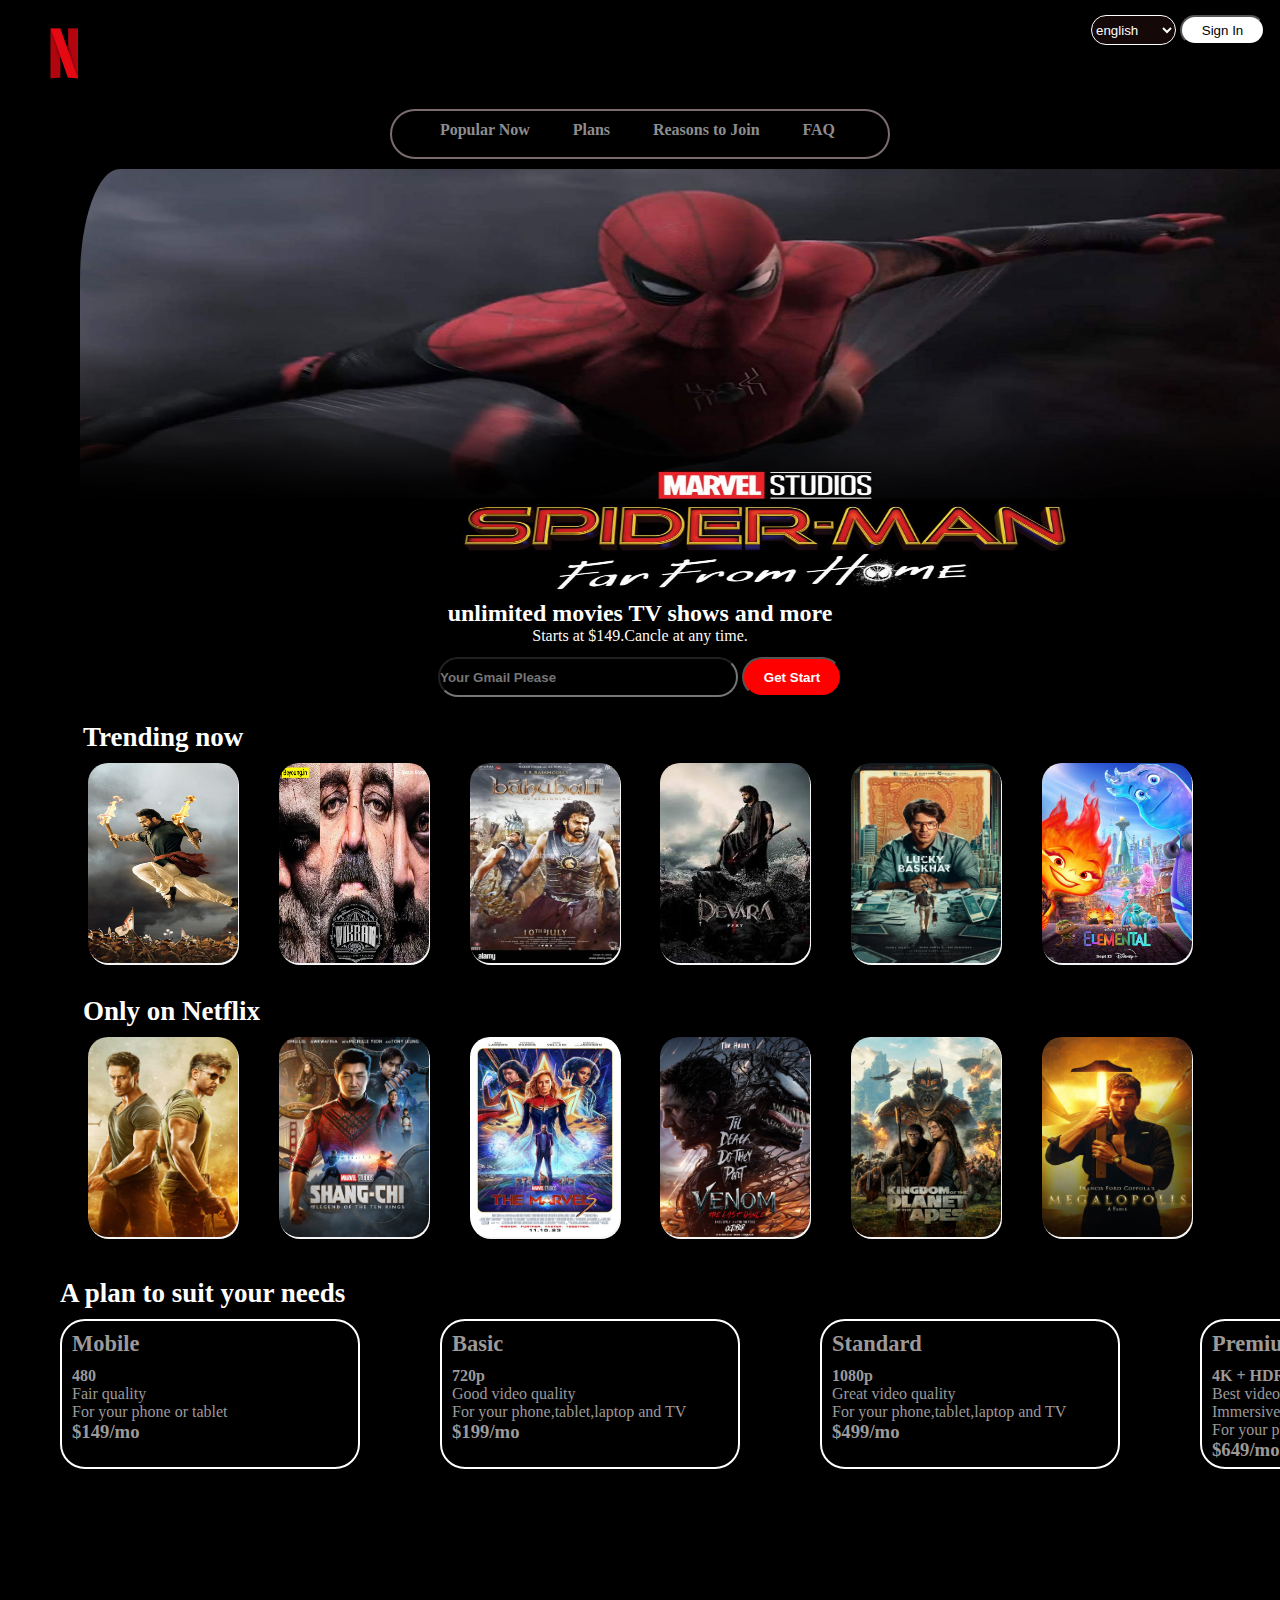
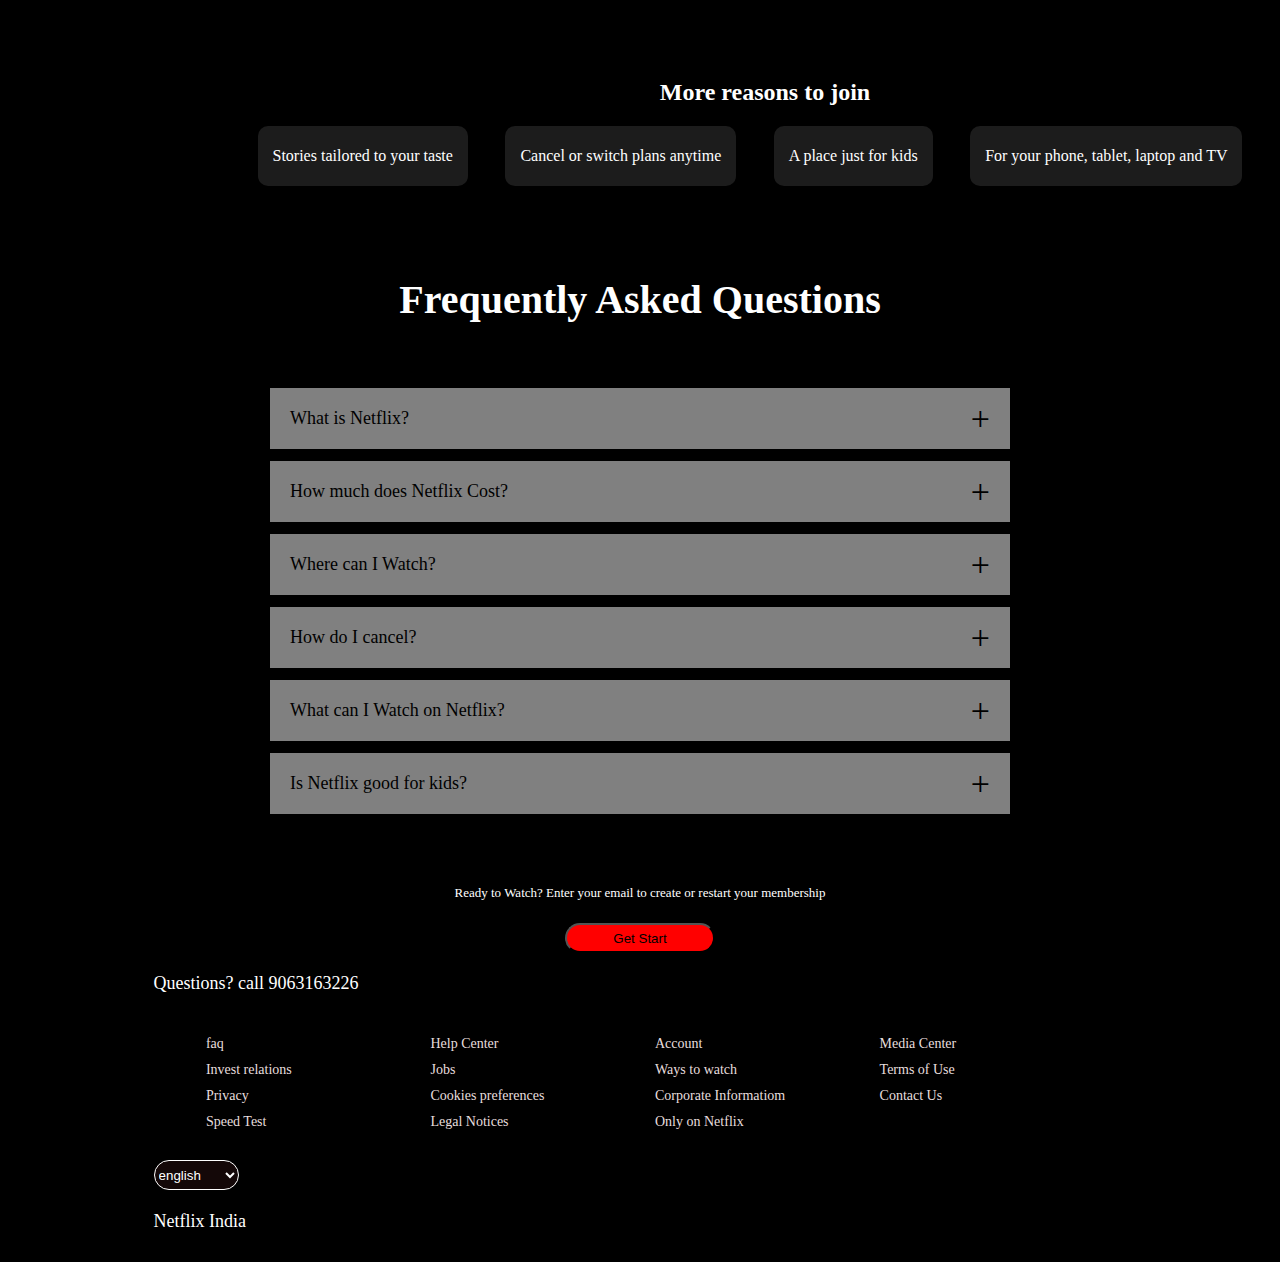
<file: index.html>
<!DOCTYPE html>
<html lang="en">
<head>
    <meta charset="UTF-8">
    <meta name="viewport" content="width=device-width, initial-scale=1.0">
    <title>Netflix</title>
    <link rel="stylesheet" href="./style.css">
</head>
<body>
 <section id="wrapper">
        <section id="onlyforX">
    <section id="total">

        <div id="logo">
            <img src="./logo.png" alt="">
        </div>
        
        <div>
            <select name="" id="lang">
                <option value="english">english</option>
                <option value="hindi">hindi</option>
                <option value="telugu">telugu</option>
                <option value="tamil">tamil</option>
                <option value="kannada">kannada</option>
            </select>
                <button id="signin">Sign In</button>
              
        </div>
    </section>
   
    <div id="float1">
       <section id="float">
            <div>
            <a href="#">Popular Now</a>
           </div>
           <div>
            <a href="#">Plans</a>
           </div>
           <div>
            <a href="#">Reasons to Join</a>
           </div>
           <div>
            <a href="#">FAQ</a>
           </div>
        
        
       </section>
    </div>
       <section id="center1">
        <div id="center">
            <img src="./centerimg.jpg" id="centering">
        </div>
        <br><br>
        <div id="content">
            <div>
            <h1 id="h1ofc">
                unlimited movies TV shows and more
            </h1>
        </div>
        <div>
            <p id="pofc">
                Starts at $149.Cancle at any time.
            </p>
        </div>
        </div>
       </section>
       <section>
        <div id="gmail">
            <input type="gmail" placeholder="Your Gmail Please" id="gmailph">
            <button id="gets">Get Start</button>
        </div>
       </section>
       <section id="secoundse">
        <div id="seh">
            <h2>Trending now</h2>
        </div>
        <div id="seimg">
            <img src="./one.avif" class="imgc">
            <img src="./two.jpg" class="imgc">
            <img src="./three.jpg" class="imgc">
            <img src="./four.jpeg" class="imgc">
            <img src="./five.jpg" class="imgc">
            <img src="./six.avif" class="imgc">
        </div>
       </section>
       <section id="secoundse1">
        <div id="seh1">
            <h2>Only on Netflix</h2>
        </div>
        <div id="seimg1">
            <img src="./seven.webp" class="img1c">
            <img src="./eight.jpeg" class="img1c">
            <img src="./nine.jpg" class="img1c">
            <img src="./ten.cHJkLWVtcy1hc3NldHMvbW92aWVzL2RkYTQyZjkxLWZjYzItNGM5Yy1hN2FiLTA0YWQwMTAzNjVmZC5qcGc=" class="img1c">
            <img src="./eleven.jpg" class="img1c">
            <img src="./twel.jpg" class="img1c">
        </div>
       </section>
       <section id="secoundhalf"></section>
       <div id="secoundhalfh">
       <h2 >A plan to suit your needs</h2>
       </div>
       <div id="sebox">
        <div id="mobile">
            <div>
                <div class="M">
                <h3>Mobile</h3>
                </div>
                <div>
                <h4>480</h4>
                </div>
                <div>
                <p>Fair quality</p>
                </div>
                <div>
                <p>For your phone or tablet</p>
                </div>
                <div>
                <h3>$149/mo</h3>
                </div>
        </div>
        </div>
        <div id="basic">
            <div>
                <div class="M">
            <h3>Basic</h3>
                </div>
            <h4>720p</h4>
            <p>Good video quality</p>
            <p>For your phone,tablet,laptop and TV</p>
            <h3>$199/mo</h3>
        </div>
        </div>
        <div id="standard">
            <div>
                <div class="M">
            <h3>Standard</h3>
                </div>
            <h4>1080p</h4>
            <p>Great video quality</p>
            <p>For your phone,tablet,laptop and TV</p>
            <h3>$499/mo</h3>
        </div>
        </div>
        <div id="premimum">
            <div>
                <div class="M">
            <h3>Premium</h3>
                </div>
            <h4>4K + HDR</h4>
            <p>Best video quality</p>
            <p>Immersive sound (spatial audio)</p>
            <p>For your phone,tablet,laptop and TV</p>
            <h3>$649/mo</h3>
            </div>
            <div>
    </div>

       </section>
       <div class="container">
        <div id="conh1">
        <h2 id="conh2">More reasons to join</h2>
       </div>
       <div id="RRR">
        <div class="reason">
            
            <p>Stories tailored to your taste</p>
        </div>
        <div class="reason">
            
            <p>Cancel or switch plans anytime</p>
        </div>
        <div class="reason">
            
            <p>A place just for kids</p>
        </div>
        <div class="reason">
            
            <p>For your phone, tablet, laptop and TV</p>
        </div>
    </div>
    </div>
    <div class="faq">
        
            <h2>Frequently Asked Questions</h2>
            <ul class="accordion">
                  <li>
                        <input type="radio" name="accordion" id="first">
                        <label for="first">What is Netflix?</label>
                        <div class="content">
                              <p>
                                    Netflix is a popular streaming service offering a vast library 
                                    of movies, TV shows, documentaries, and original content across
                                    various genres. Subscribers can watch on-demand, ad-free entertainment 
                                    on multiple devices with options for offline viewing. Known for its hit originals,
                                    Netflix has become a global leader in the streaming industry.
                              </p>
                        </div>
                  </li>
                  <li>
                        <input type="radio" name="accordion" id="second">
                        <label for="second">How much does Netflix Cost?</label>
                        <div class="content">
                              <p>
                                    Netflix offers several plans with prices varying by country. In the U.S., 
                                    the "Standard with Ads" plan costs $6.99 monthly, while the ad-free "Standard"
                                     plan is $15.49 and supports HD streaming on two devices. The "Premium" plan, at $19.99, 
                                     offers Ultra HD and supports up to four devices. Prices and options differ by region. 
                              </p>
                        </div>
                  </li>
                  <li>
                        <input type="radio" name="accordion" id="third">
                        <label for="third">Where can I Watch?</label>
                        <div class="content">
                              <p>
                                    Netflix is accessible on smartphones, tablets, smart TVs, laptops, and gaming
                                     consoles with internet access. You can use the app or stream on Netflix.com, 
                                     with options for offline viewing on mobile devices.      
                              </p>
                        </div>
                  </li>
                  <li>
                        <input type="radio" name="accordion" id="fourth">
                        <label for="fourth">How do I cancel?</label>
                        <div class="content">
                              <p>
                                    To cancel Netflix, sign in on the website, go to your Account settings, and select 
                                    Cancel Membership under the Membership & Billing section. Cancellation takes effect 
                                    at the end of your current billing period, allowing you to keep watching until then.      
                              </p>
                        </div>
                  </li>
                  <li>
                        <input type="radio" name="accordion" id="fifth">
                        <label for="fifth">What can I Watch on Netflix?</label>
                        <div class="content">
                              <p>                                    
                                    Netflix offers a wide variety of content, including movies, TV shows, documentaries,
                                     and exclusive originals across all genres. With frequent updates, there's always something 
                                     new to enjoy.      
                              </p>
                        </div>
                  </li>
                  <li>
                        <input type="radio" name="accordion" id="sixth">
                        <label for="sixth">Is Netflix good for kids?</label>
                        <div class="content">
                              <p>                                       
                                    Yes, Netflix offers a dedicated "Kids" profile with family-friendly shows, movies, and 
                                    educational content designed for children. Parental controls allow you to set age-appropriate
                                     restrictions, ensuring a safe and enjoyable viewing experience for kids.      
                              </p>
                        </div>
                  </li>
            </ul>

            <small>Ready to Watch? Enter your email to create or restart your membership</small> <br>
            <br>
            <div >
                <button id="footerbu">Get Start</button>
            </div>
            <div class="footer">
                <p>Questions? call 9063163226</p>
                <br><br>
                <div class="row">
                      <div class="col">
                            <a href="#">faq</a>
                            <a href="#">Invest relations</a>
                            <a href="#">Privacy</a>
                            <a href="#">Speed Test</a>
                      </div>
                      <div class="col">
                            <a href="#">Help Center</a>
                            <a href="#">Jobs</a>
                            <a href="#">Cookies preferences</a>
                            <a href="#">Legal Notices</a>
                      </div>
                      <div class="col">
                            <a href="#">Account</a>
                            <a href="#">Ways to watch</a>
                            <a href="#">Corporate Informatiom</a>
                            <a href="#">Only on Netflix</a>
                      </div>
                      
                      <div class="col">
                            <a href="#">Media Center</a>
                            <a href="#">Terms of Use</a>
                            <a href="#">Contact Us</a>
                      </div>
                </div>
                
                <div>
                  <select name="" id="lang">
                      <option value="english">english</option>
                      <option value="hindi">hindi</option>
                      <option value="telugu">telugu</option>
                      <option value="tamil">tamil</option>
                      <option value="kannada">kannada</option>
                  </select>
                  <br><br>
                  <P>Netflix India</P>
                </section>
        </section>
</body>
</html>
</file>
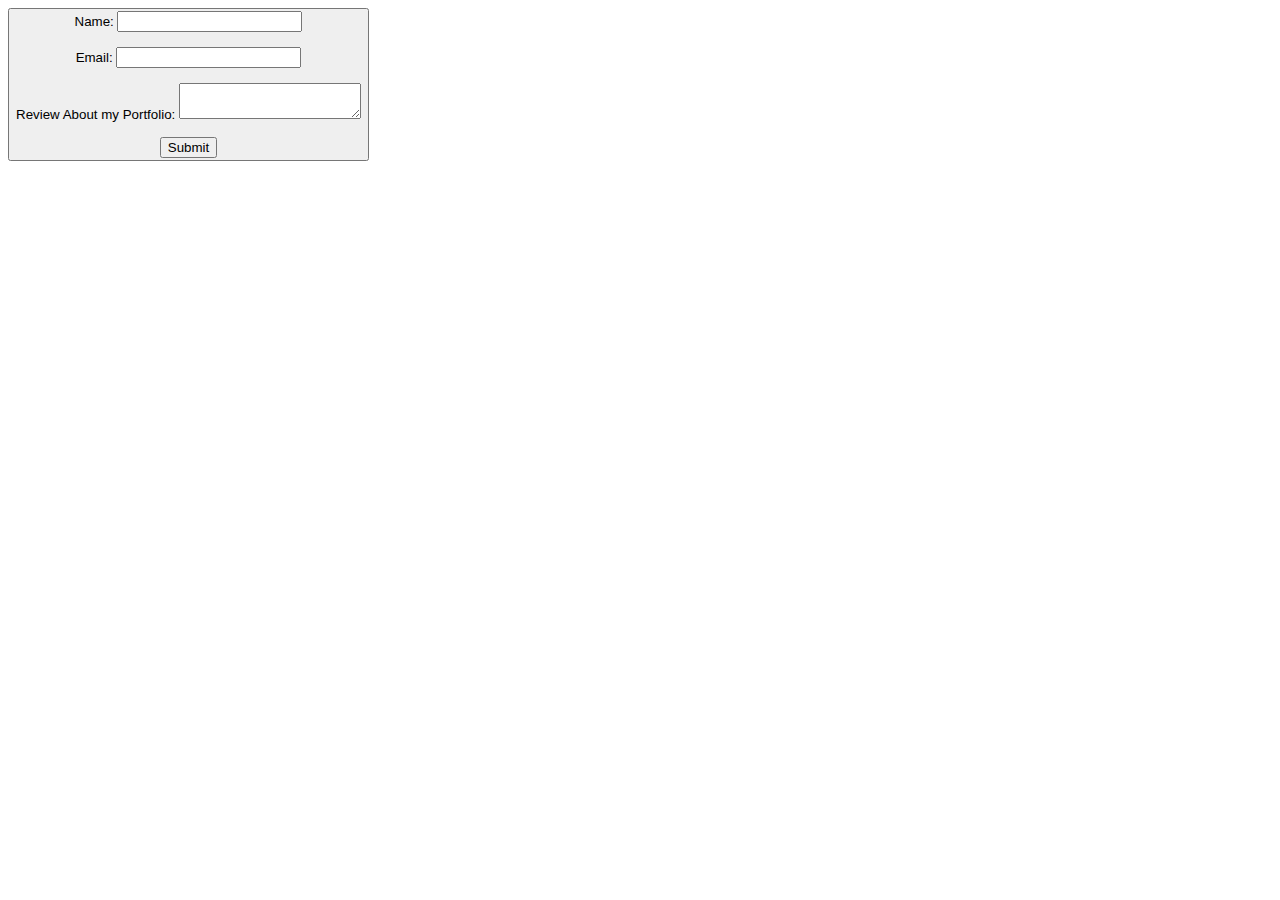
<file: form.html>
<!DOCTYPE html>
<html lang="en">
<head>
    <meta charset="UTF-8">
    <meta name="viewport" content="width=device-width, initial-scale=1.0">
    <title>Document</title>
</head>
<body>
    <button>
        <form>
            <label for="myname">Name:</label>
                <input type="text" name="myname" id="myname"> <br>
                <br>
                <label for="myemail">Email:</label>
                <input type="email" name="myemail" id="myemail"><br><br>

                <label for="urreview">Review About my Portfolio:</label>
                <textarea type="text" name="urreview" id="urreview"></textarea><br><br>
                <input type="submit" name="submit" id="submit">
            </button>
</body>
</html>
</file>
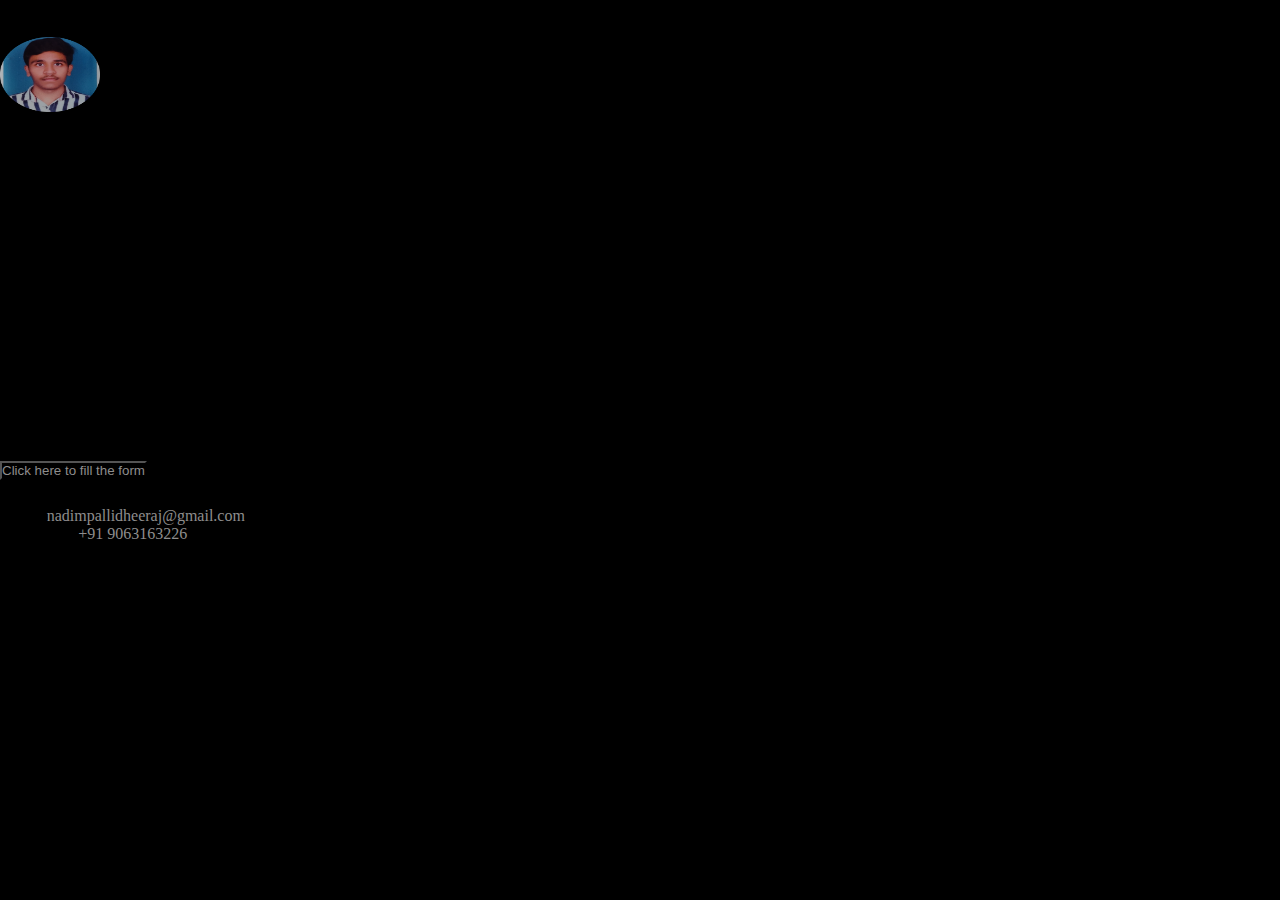
<file: portfolio.html>
<!DOCTYPE html>
<html lang="en">
<head>
    <meta charset="UTF-8">
    <meta name="viewport" content="width=device-width, initial-scale=1.0">
    <title>My Portfolio</title>
    <link rel="stylesheet" href="./style.css">
</head>
<body>
    <header>
        <div class="hero">
            <h1>Hello, I'm Dheeraj N</h1>
            <img src="./N Dheeraj,PS (1)-photoaidcom-cropped.jpg" width="55" height="55">
            <p>MCA Post Graduate & Software Developer</p>
        </div>
    </header>

    <section class="about">
        <h2>About Me</h2>
        <p>Hello I'm N Dheeraj,a frontend web developer and passionate Machine Learning Engineer, with problem-solving ability. I'm focused on creating impactful solutions through innovation.</p>
    </section>

    <section class="skills">
        <h2>Skills</h2>
        <ul>
            <li>AI ML</li>
            <li>Python</li>
            <li>Data Science</li>
            <li>HTML & CSS</li>
            <li>JavaScript</li>
            <li>Core Java</li>
        </ul>
    </section>

    <section class="portfolio">
        <h2>My Work</h2>
        <div class="projects">
            <div class="project">
                <h3>Built a Responsive Website</h3>
                <p>Brief description of the project.</p>
            </div>
            <div class="project">
                <h3>Built a working chess game</h3>
                <p>Brief description of the project.</p>
            </div>
            <div class="project">
                <h3>Made a working Caculator</h3>
                <p>Brief description of the project.</p>
            </div>
        </div>
    </section>
    <button>
        <a href="./form.html">Click here to fill the form</a>
    </button>
    <section class="contact">
        <h2>Contact Me</h2>
        <p>Email: <a href="mailto:your.email@example.com">nadimpallidheeraj@gmail.com</a></p>
        <p>Mobile No: <a href="+91 9063163226">+91 9063163226</a></p>
    </section>

    <footer>
        <p>&copy; 2024 Dheeraj. All rights reserved.</p>
    </footer>
</body>
</html>
</file>
<file: style.css>
*{
    margin: 0;
    padding: 0;
    box-sizing: border-box;
    background-color:black;
  
}
#onlyforX{
    overflow-x: hidden;
}
#total{
   
    display: flex;
    flex-wrap: wrap;
    justify-content: space-between;
    padding-left: 15px;
    padding-right: 15px;
    padding-bottom: 15px;
    padding-top: 15px;
    
    
}

img{
    width: 100px;
    height: 75px;
}
#lang{
    border-radius: 50px;
    height: 30px;
    width: 85px;
    background-color: #140808;
    color: white;
    border-color: white;
}
#signin{
    border-radius: 50px;
    height: 30px;
    width: 85px;
   background-color: white;
    color: black;
}
#signin:hover{
    scale: 1.1;
}
#float1{
    display: flex;
    justify-content: center;
    
}

#float{
    font-weight: 700;
    padding: 10px 10px 5px 5px;
    border: 2px solid rgb(123, 109, 109);
    border-radius: 50px;
    width: 500px;
    height: 50px;
    display: flex;
    justify-content: space-evenly;
    scale: 8px;
    
    
}
a{
    text-decoration: none;
    color:  rgb(142, 141, 141);
}
a:hover{
    color:white ;
}
#centering{
    
    border-radius: 120px;
    width: 1600px;
    height: 500px;
    padding-top: 10px;
    padding-bottom: 10px;
    padding-left: 80px;
    padding-right: 150px; 
    box-shadow: 5px 5px transparent;
   
}
#center{
    width: 1000px;
    height: 400px;
    border: 2px white;
}
#content{
    position: relative;
    display: grid;
    justify-content: center;
    padding: 5px 5px 5px 5px;
}
#h1ofc{
    color: white;
    font-weight: 600;
    font-size: x-large;
}
#pofc{
    color: rgb(253, 251, 247);
    font-size: medium;
    font-weight: 400;
    position: relative;
    display: grid;
    justify-content: center;
}
#gmail{
    display: flex;
   justify-content: center;
   padding: 5px 5px 5px 5px;
}
#gmailph{
    width: 300px;
    height: 40px;
    border-radius: 100px;
    font-weight: 600;
    margin: 2px;
    
}
#gets{
    height: 40px;
    width: 100px;
    color: white;
    font-weight: 600;
    background-color: red;
    border-radius: 100px;
    margin: 2px;
}
#gets:hover{
    transform: scale(1.1);
}
#gmailph:hover{
    cursor: pointer;
}
#secoundse{
   margin: 3px;
   padding-top: 10px;
    padding-bottom: 10px;
    padding-left: 80px;
    padding-right: 80px; 
}
#seh{
    color: white;
    font-size: large;
    padding: 5px 5px 5px 0px;
}
#seimg{
    display: flex;
    justify-content: space-between;
    padding: 5px 5px 5px 5px;
    
}
.imgc{
    height: 200px;
    width: 150px;
    border-radius: 20px;
    box-shadow: 1px 2px whitesmoke;
}
.imgc:hover{
    transform: scale(1.1);
}
#secoundse1{
    margin: 3px;
    padding-top: 10px;
     padding-bottom: 10px;
     padding-left: 80px;
     padding-right: 80px; 
 }

#seh1{
    color: white;
    font-size: large;
    padding: 5px 5px 5px 0px;
}
#seimg1{
    display: flex;
    justify-content: space-between;
    padding: 5px 5px 5px 5px;
    
}
.img1c{
    height: 200px;
    width: 150px;
    border-radius: 20px;
    box-shadow: 1px 2px whitesmoke;
}
.img1c:hover{
    transform: scale(1.1);
}
#secoundhalf{
    display: flex;
    justify-content: space-between;
    margin: 3px;
    padding-top: 10px;
     padding-bottom: 10px;
     padding-left: 80px;
     padding-right: 80px; 
}
#secoundhalfh{
    color: white;
    font-size: large;
    padding-left: 60px;
}
#sebox{
   display: flex;
   justify-content: space-between;
   width: 1500px;
   height: 300px;
   padding-left: 60px;
   padding-top: 10px;
}
#mobile{
   height: 150px;
   width: 300px;
   color: rgb(156, 153, 153);
   border: 2px solid white; 
   padding: 10px ;
   display: flex;
   flex-wrap: nowrap;
   border-radius: 25px;
}
#mobile:hover{
    transform: scale(1.1);
    color:white;
}

#basic{
    height: 150px;
    width: 300px;
    border: 2px solid white; 
    color: rgb(156, 153, 153);
    padding: 10px ;
   display: flex;
   flex-wrap: nowrap;
   border-radius: 25px;
}
#basic:hover{
    transform: scale(1.1);
    color:white;
}
#standard{
    height: 150px;
    width: 300px;
    border: 2px solid white; 
    color: rgb(156, 153, 153);
    padding: 10px ;
   display: flex;
   flex-wrap: nowrap;
   border-radius: 25px;
}
#standard:hover{
    transform: scale(1.1);
    color:white;
}
#premimum{
    height: 150px;
    width: 300px;
    border: 2px solid white; 
    color: rgb(156, 153, 153);
    padding: 10px ;
   display: flex;
   flex-wrap: nowrap;
   border-radius: 25px;
}
#premimum:hover{
    transform: scale(1.1);
    color:white;
}
.M{
    padding-bottom: 10px;
    font-weight: 700;
    font-size: larger;
}
.container {
    text-align: center;
    width: 1200px;
    
    color: white;
    padding: 70px;
    margin-left: 150px;
}
#conh1{
    padding-left: 30px;
}

#conh2{
    font-size: 24px;
    margin-bottom: 20px;
}

.reason {
    display: flex;
    align-items: center;
    background-color: #1c1c1c;
    padding: 10px 15px;
    margin-bottom: 10px;
    border-radius: 10px;
    height: 60px;
    
    
}

.reason p {
    margin: 0;
    font-size: 16px;
    flex-grow: 1;
    text-align: left;
   background-color: transparent;
}
#RRR{
    
  display: flex;
  flex-wrap: wrap;
  justify-content: space-evenly;
}
.faq {
    padding: 10px 12%;
    text-align: center;
    font-size: 18px;
    margin-bottom: 0; 
}
.faq h2 {
    font-weight: 500;
    font-size: 40px;
    color: white;
    font-weight: 700;
}

.accordion{
    margin: 60px auto;
    width: 100%;
    max-width: 750px;
}
.accordion li{
    list-style: none;
    width: 100%;
    padding: 5px;
}
.accordion li label{
    display: flex;
    align-items: center;
    padding: 20px;
    font-size: 18px;
    font-weight: 500;
    background: grey;
    margin-bottom: 2px;
    cursor: pointer;
    position: relative;
}

label::after{
    content: '+';
    font-size: 34px;
    position: absolute;
    right: inherit;
    right: 20px;
    transition: transform 0.5s;
}
input[type=radio]{
    display: none;
}
.accordion .content{
    background: #303030;
    text-align: left;
    padding: 0 20px;
    max-height: 0;
    overflow: hidden;
    transition: max-height 0.5s,padding 0.5s;
}

.accordion input[type="radio"]:checked + label + .content{
    max-height: 600px;
    padding: 30px 20px;
}
.accordion input[type="radio"]:checked + label::after{
    transform: rotate(135deg);
}

.faq .email-signup {
    max-width: 600px;
    margin: 20px auto;
}

.faq small{
    font-size: 13px;
    color: white;
}
#footerbu{
    width: 150px;
    height: 30px;
    background-color: red;
    border-radius: 75px;


}
.footer{
    padding: 20px 0;
    color: #fff;
    text-align: left;
}

.footer .row {
    display: flex;
    justify-content: center;
    margin-bottom: 20px;
    flex-wrap: wrap;  
}

.footer .col {
    margin: 0 15px;
    flex-basis: 20%;  
}

.footer a {
    display: block;
   
    color: #e7dede;
    font-size: 14px;
    margin-bottom: 10px;
}

.footer button {
    background: transparent;
    border: 1px solid #fff;
    padding: 7px 10px;
    font-size: 10px;
    color: #fff;
    cursor: pointer;
}
#content , p{
    background-color: transparent;
}
</file>
